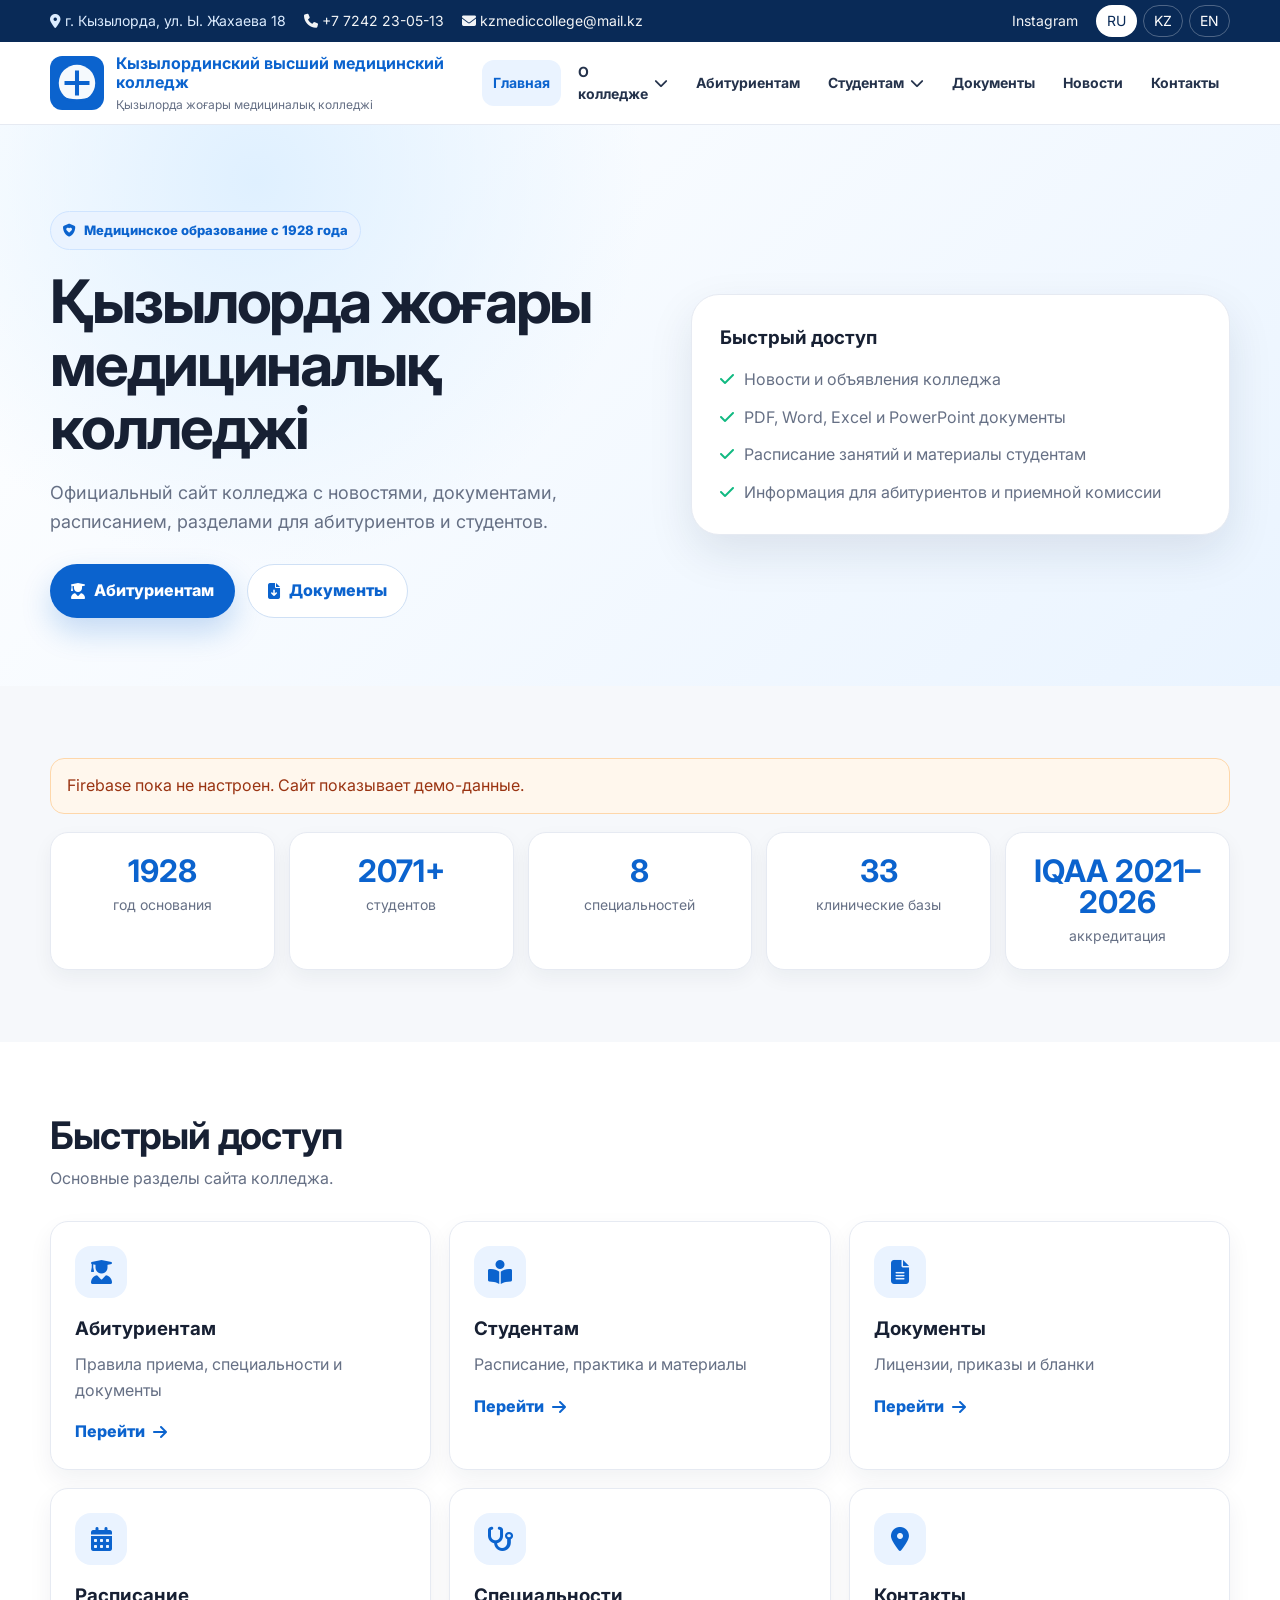
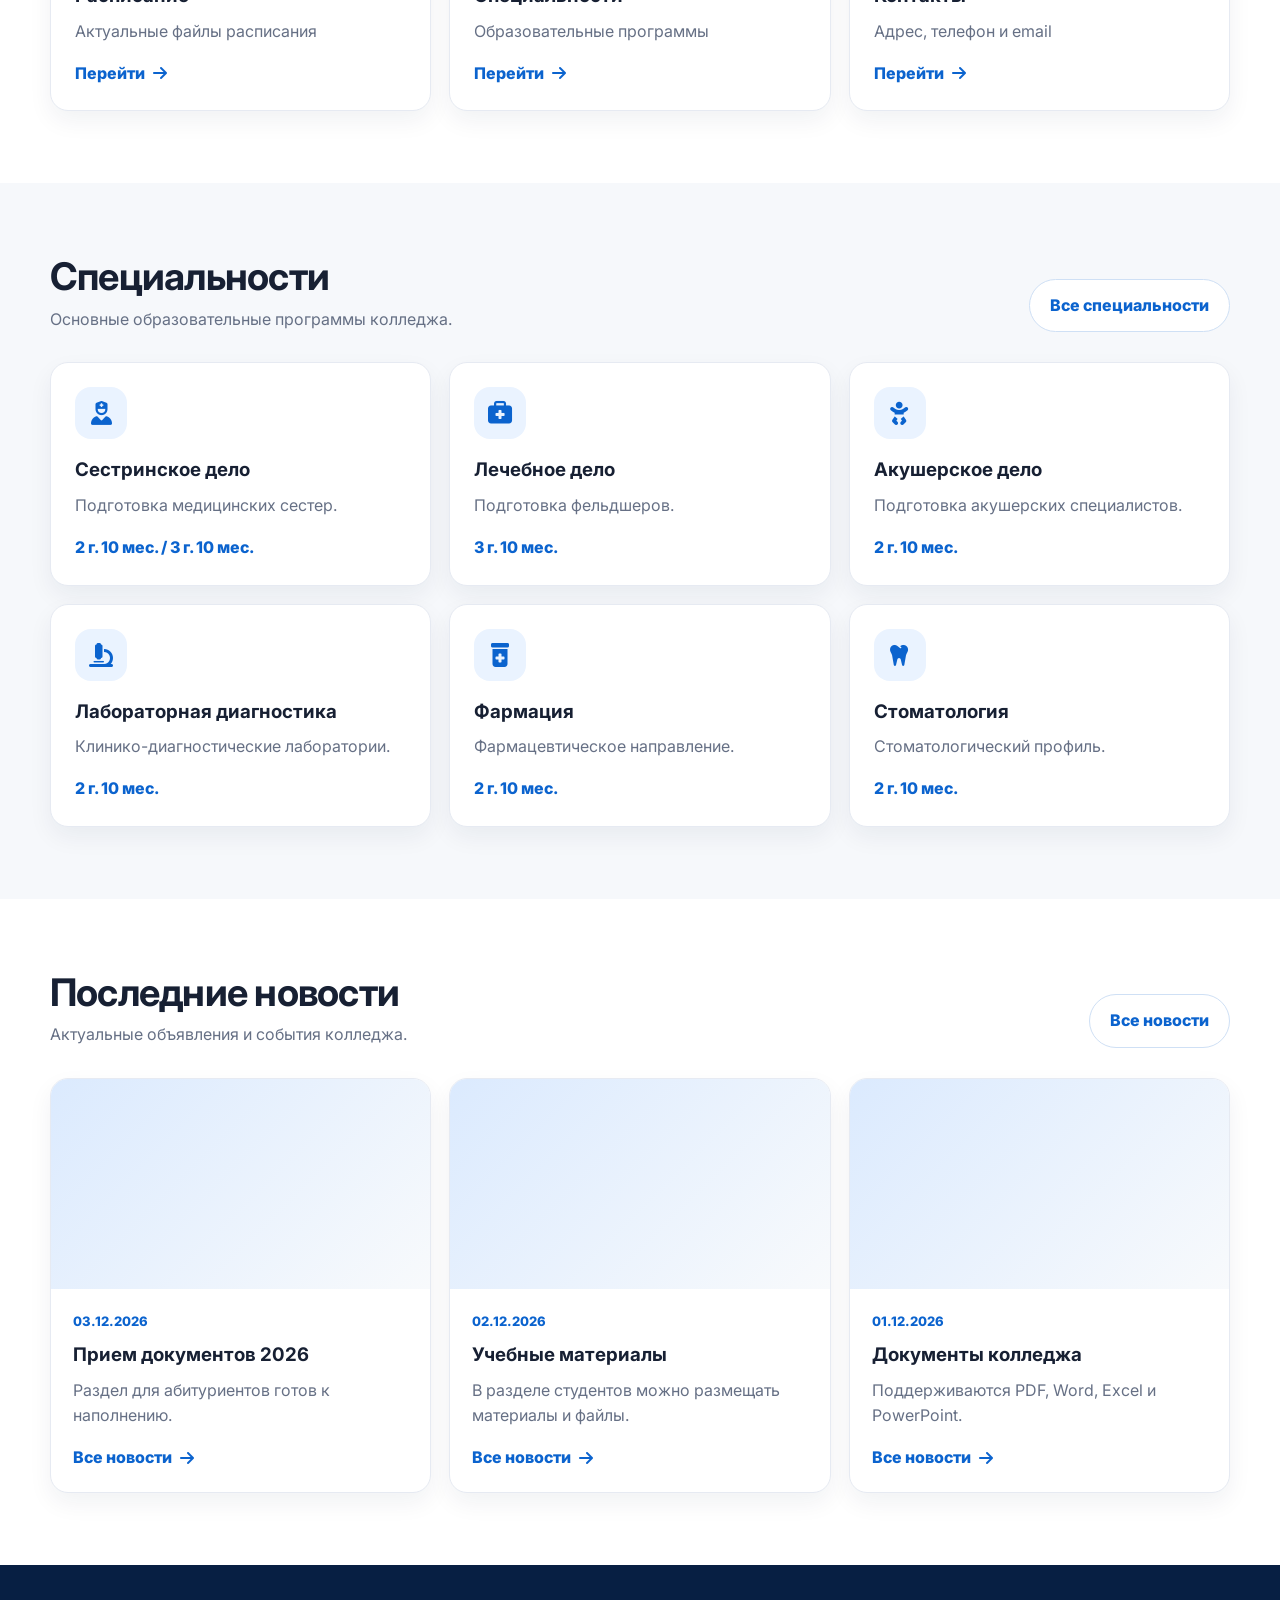
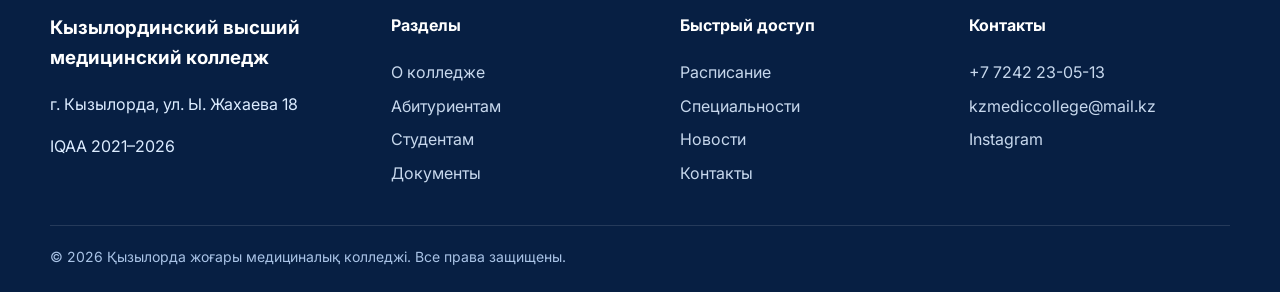
<file: index.html>
<!DOCTYPE html>
<html lang="ru">
<head>
  <meta charset="UTF-8">
  <meta name="viewport" content="width=device-width, initial-scale=1.0">
  <title>Кызылординский высший медицинский колледж</title>
  <meta name="description" content="Официальный сайт Кызылординского высшего медицинского колледжа">
  <link rel="icon" href="assets/img/logo.svg" type="image/svg+xml">
  <link rel="preconnect" href="https://fonts.googleapis.com">
  <link rel="preconnect" href="https://fonts.gstatic.com" crossorigin>
  <link href="https://fonts.googleapis.com/css2?family=Inter:wght@400;600;700;800;900&display=swap" rel="stylesheet">
  <link rel="stylesheet" href="https://cdnjs.cloudflare.com/ajax/libs/font-awesome/6.5.2/css/all.min.css">
  <link rel="stylesheet" href="assets/css/style.css">
</head>
<body>
  <div class="topbar" data-topbar></div>
  <header class="site-header" data-header></header>

  <main>
    <section class="hero">
      <div class="container hero-grid">
        <div>
          <span class="eyebrow"><i class="fa-solid fa-shield-heart"></i> Медицинское образование с 1928 года</span>
          <h1>Қызылорда жоғары медициналық колледжі</h1>
          <p>Официальный сайт колледжа с новостями, документами, расписанием, разделами для абитуриентов и студентов.</p>
          <div class="hero-actions">
            <a class="btn btn-primary" href="admission.html"><i class="fa-solid fa-user-graduate"></i> Абитуриентам</a>
            <a class="btn btn-secondary" href="documents.html"><i class="fa-solid fa-file-arrow-down"></i> Документы</a>
          </div>
        </div>
        <div class="hero-card">
          <h3>Быстрый доступ</h3>
          <ul>
            <li><i class="fa-solid fa-check"></i> Новости и объявления колледжа</li>
            <li><i class="fa-solid fa-check"></i> PDF, Word, Excel и PowerPoint документы</li>
            <li><i class="fa-solid fa-check"></i> Расписание занятий и материалы студентам</li>
            <li><i class="fa-solid fa-check"></i> Информация для абитуриентов и приемной комиссии</li>
          </ul>
        </div>
      </div>
    </section>

    <section class="section">
      <div class="container">
        <div data-config-notice></div>
        <div class="stats" data-stats></div>
      </div>
    </section>

    <section class="section white">
      <div class="container">
        <div class="section-head">
          <div>
            <h2 class="section-title">Быстрый доступ</h2>
            <p class="section-subtitle">Основные разделы сайта колледжа.</p>
          </div>
        </div>
        <div class="quick-grid" data-quick-links></div>
      </div>
    </section>

    <section class="section">
      <div class="container">
        <div class="section-head">
          <div>
            <h2 class="section-title">Специальности</h2>
            <p class="section-subtitle">Основные образовательные программы колледжа.</p>
          </div>
          <a class="btn btn-secondary" href="specialties.html">Все специальности</a>
        </div>
        <div class="card-grid" data-specialties></div>
      </div>
    </section>

    <section class="section white">
      <div class="container">
        <div class="section-head">
          <div>
            <h2 class="section-title">Последние новости</h2>
            <p class="section-subtitle">Актуальные объявления и события колледжа.</p>
          </div>
          <a class="btn btn-secondary" href="news.html">Все новости</a>
        </div>
        <div class="news-grid" data-latest-news></div>
      </div>
    </section>
  </main>

  <footer class="footer" data-footer></footer>
  <script type="module">
    import { renderHome } from './assets/js/site.js';
    renderHome();
  </script>
</body>
</html>
</file>
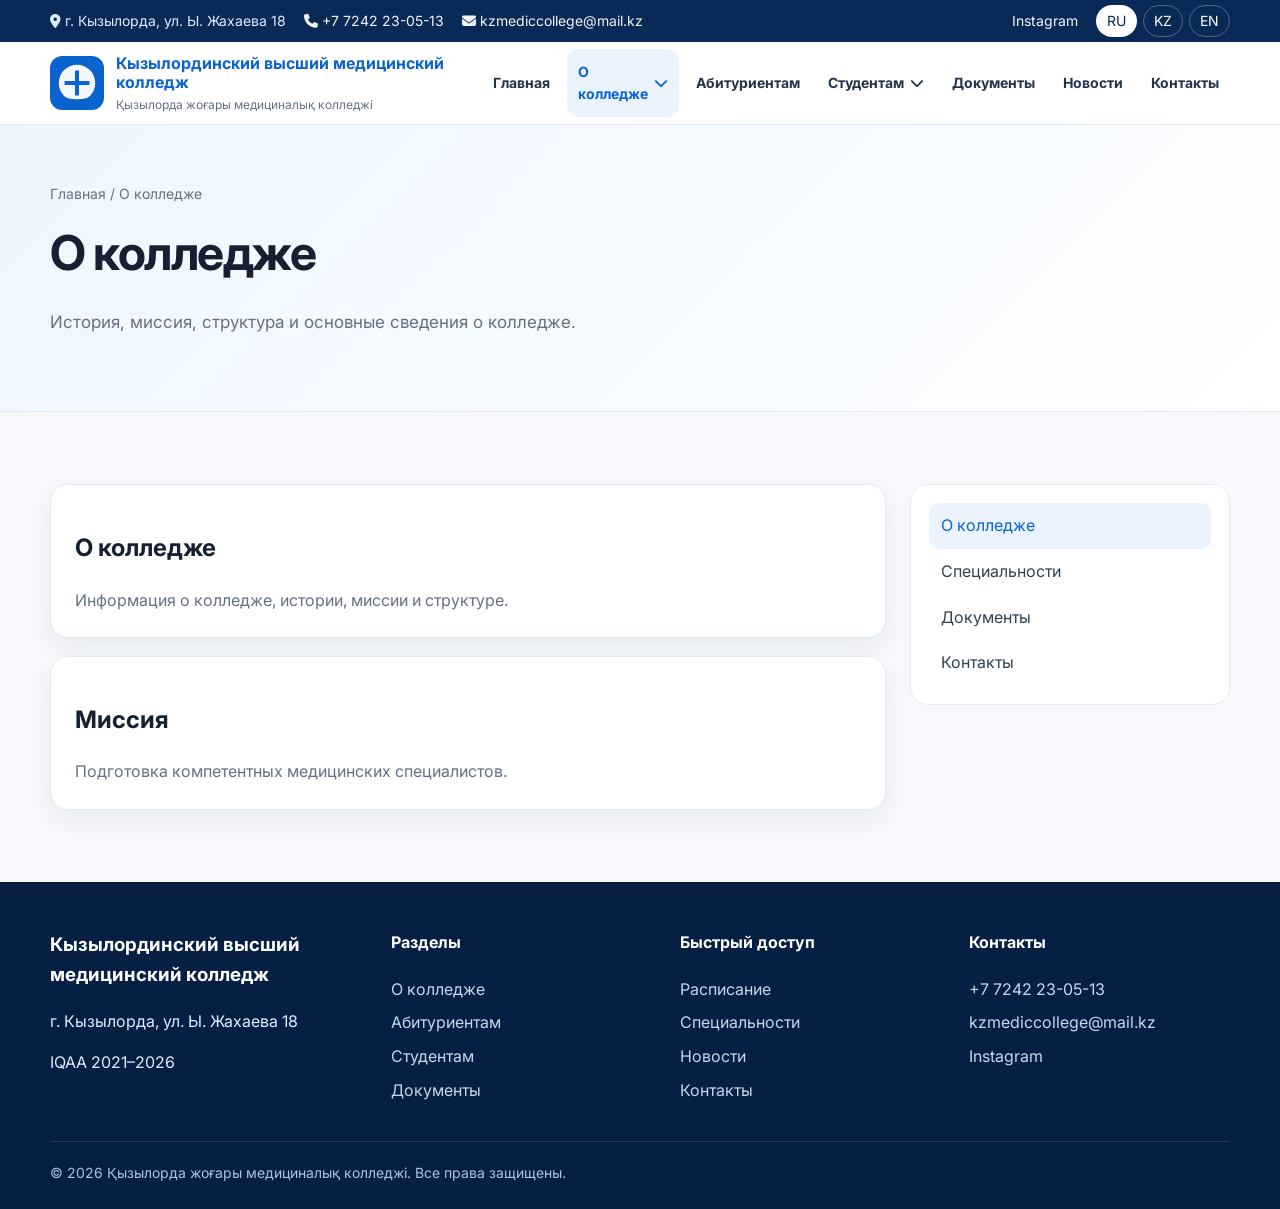
<file: about.html>
<!DOCTYPE html>
<html lang="ru">
<head>
  <meta charset="UTF-8"><meta name="viewport" content="width=device-width, initial-scale=1.0">
  <title>О колледже</title>
  <link rel="icon" href="assets/img/logo.svg" type="image/svg+xml">
  <link href="https://fonts.googleapis.com/css2?family=Inter:wght@400;600;700;800;900&display=swap" rel="stylesheet">
  <link rel="stylesheet" href="https://cdnjs.cloudflare.com/ajax/libs/font-awesome/6.5.2/css/all.min.css">
  <link rel="stylesheet" href="assets/css/style.css">
</head>
<body>
<div class="topbar" data-topbar></div><header class="site-header" data-header></header>
<main>
  <section class="page-hero"><div class="container"><div class="breadcrumbs">Главная / О колледже</div><h1 data-page-title>О колледже</h1><p data-page-subtitle></p></div></section>
  <section class="section"><div class="container content-layout"><div class="content-stack" data-page-content></div><aside class="sidebar"><a class="active" href="about.html">О колледже</a><a href="specialties.html">Специальности</a><a href="documents.html">Документы</a><a href="contacts.html">Контакты</a></aside></div></section>
</main>
<footer class="footer" data-footer></footer>
<script type="module">import { renderPage } from './assets/js/page.js'; renderPage('about');</script>
</body>
</html>
</file>
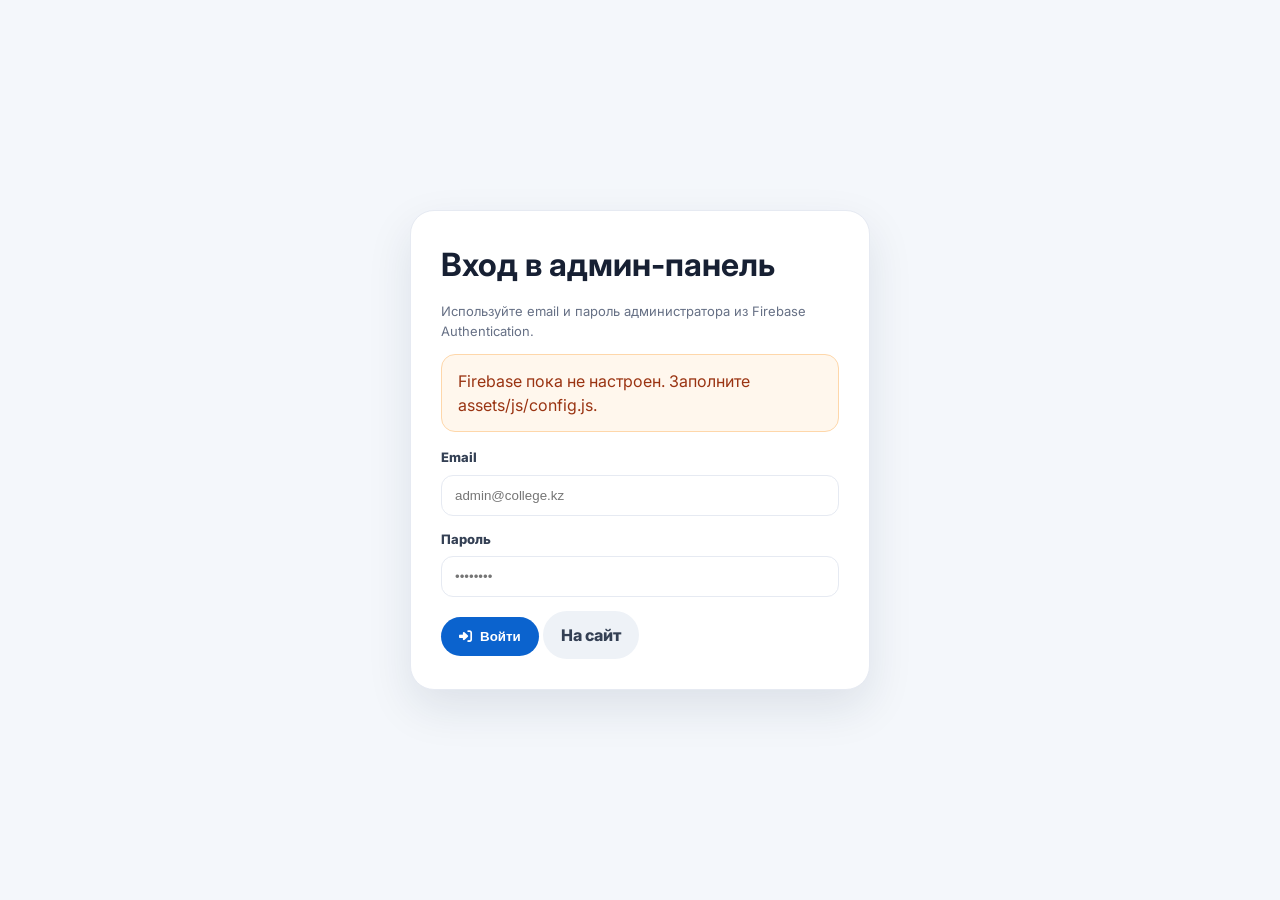
<file: admin.html>
<!DOCTYPE html>
<html lang="ru">
<head>
  <meta charset="UTF-8">
  <meta name="viewport" content="width=device-width, initial-scale=1.0">
  <title>Админ-панель</title>
  <link rel="icon" href="assets/img/logo.svg" type="image/svg+xml">
  <link href="https://fonts.googleapis.com/css2?family=Inter:wght@400;600;700;800;900&display=swap" rel="stylesheet">
  <link rel="stylesheet" href="https://cdnjs.cloudflare.com/ajax/libs/font-awesome/6.5.2/css/all.min.css">
  <link rel="stylesheet" href="assets/css/admin.css">
</head>
<body>
  <div class="login-page" data-login-screen>
    <div class="login-card">
      <h1>Вход в админ-панель</h1>
      <p class="item-meta">Используйте email и пароль администратора из Firebase Authentication.</p>
      <div data-configured-notice></div>
      <div id="login-message"></div>
      <form data-login-form>
        <div class="form-row"><label>Email</label><input type="email" name="email" required placeholder="admin@college.kz"></div>
        <div class="form-row"><label>Пароль</label><input type="password" name="password" required placeholder="••••••••"></div>
        <button class="btn btn-primary" type="submit"><i class="fa-solid fa-right-to-bracket"></i> Войти</button>
        <a class="btn btn-muted" href="index.html">На сайт</a>
      </form>
    </div>
  </div>

  <div class="admin-shell hidden" data-admin-screen>
    <aside class="admin-sidebar">
      <div class="admin-brand">
        <img src="assets/img/logo.svg" alt="Логотип">
        <div><strong>Админ-панель</strong><span data-user-email></span></div>
      </div>
      <nav class="admin-nav">
        <button class="admin-tab active" data-tab="news"><i class="fa-solid fa-newspaper"></i> Новости</button>
        <button class="admin-tab" data-tab="documents"><i class="fa-solid fa-file-lines"></i> Документы</button>
        <button class="admin-tab" data-tab="pages"><i class="fa-solid fa-layer-group"></i> Страницы</button>
        <button class="admin-tab" data-tab="quickLinks"><i class="fa-solid fa-table-cells-large"></i> Кармашки</button>
        <button class="admin-tab" data-tab="specialties"><i class="fa-solid fa-stethoscope"></i> Специальности</button>
        <button class="admin-tab" data-logout><i class="fa-solid fa-arrow-right-from-bracket"></i> Выйти</button>
      </nav>
    </aside>

    <main class="admin-main">
      <div class="admin-top">
        <div><h1>Управление сайтом</h1><p class="item-meta">Добавляйте новости, документы, блоки страниц и кармашки главной страницы.</p></div>
        <a class="btn btn-muted" href="index.html">Открыть сайт</a>
      </div>
      <div id="admin-message"></div>

      <section class="admin-card" data-panel="news">
        <h2>Новости</h2>
        <form class="form-grid" data-news-form>
          <div class="form-row"><label>Заголовок</label><input name="title" required></div>
          <div class="form-row"><label>Статус</label><select name="status"><option value="published">Опубликовано</option><option value="draft">Черновик</option></select></div>
          <div class="form-row full"><label>Текст</label><textarea name="content" required></textarea></div>
          <div class="form-row"><label>Фото</label><input name="image" type="file" accept="image/*"></div>
          <div class="form-row"><label>Файл PDF/Word/Excel/PPT</label><input name="file" type="file" accept=".pdf,.doc,.docx,.xls,.xlsx,.ppt,.pptx"></div>
          <div class="form-row full"><button class="btn btn-primary" type="submit">Сохранить новость</button></div>
        </form>
        <div id="news-table"></div>
      </section>

      <section class="admin-card hidden" data-panel="documents">
        <h2>Документы</h2>
        <form class="form-grid" data-document-form>
          <div class="form-row"><label>Название</label><input name="title" required></div>
          <div class="form-row"><label>Категория</label><input name="category" required placeholder="Лицензии / Расписание / Бланки"></div>
          <div class="form-row full"><label>Описание</label><textarea name="description"></textarea></div>
          <div class="form-row full"><label>Файл</label><input name="file" type="file" accept=".pdf,.doc,.docx,.xls,.xlsx,.ppt,.pptx" required></div>
          <div class="form-row full"><button class="btn btn-primary" type="submit">Загрузить документ</button></div>
        </form>
        <div id="documents-table"></div>
      </section>

      <section class="admin-card hidden" data-panel="pages">
        <h2>Блоки страниц</h2>
        <form class="form-grid" data-page-form>
          <div class="form-row"><label>Страница</label><select name="page"><option value="about">О колледже</option><option value="admission">Абитуриентам</option><option value="students">Студентам</option><option value="schedule">Расписание</option><option value="contacts">Контакты</option></select></div>
          <div class="form-row"><label>Заголовок</label><input name="title" required></div>
          <div class="form-row full"><label>Текст</label><textarea name="text" required></textarea></div>
          <div class="form-row"><label>Фото</label><input name="image" type="file" accept="image/*"></div>
          <div class="form-row"><label>Файл</label><input name="file" type="file" accept=".pdf,.doc,.docx,.xls,.xlsx,.ppt,.pptx"></div>
          <div class="form-row full"><button class="btn btn-primary" type="submit">Добавить блок</button></div>
        </form>
      </section>

      <section class="admin-card hidden" data-panel="quickLinks">
        <h2>Кармашки главной страницы</h2>
        <form class="form-grid" data-quick-form>
          <div class="form-row"><label>Название</label><input name="title" required></div>
          <div class="form-row"><label>Ссылка</label><input name="link" required placeholder="admission.html"></div>
          <div class="form-row"><label>Иконка Font Awesome</label><input name="icon" placeholder="fa-user-graduate"></div>
          <div class="form-row"><label>Порядок</label><input name="order" type="number" value="1"></div>
          <div class="form-row full"><label>Описание</label><textarea name="description" required></textarea></div>
          <div class="form-row full"><button class="btn btn-primary" type="submit">Сохранить кармашек</button></div>
        </form>
        <div id="quick-table"></div>
      </section>

      <section class="admin-card hidden" data-panel="specialties">
        <h2>Специальности</h2>
        <form class="form-grid" data-specialty-form>
          <div class="form-row"><label>Название</label><input name="title" required></div>
          <div class="form-row"><label>Срок обучения</label><input name="duration" placeholder="2 г. 10 мес."></div>
          <div class="form-row"><label>Иконка</label><input name="icon" placeholder="fa-user-nurse"></div>
          <div class="form-row full"><label>Описание</label><textarea name="description" required></textarea></div>
          <div class="form-row full"><button class="btn btn-primary" type="submit">Сохранить специальность</button></div>
        </form>
        <div id="specialties-table"></div>
      </section>
    </main>
  </div>

  <script type="module">import { initAdmin } from './assets/js/admin.js'; initAdmin();</script>
</body>
</html>
</file>
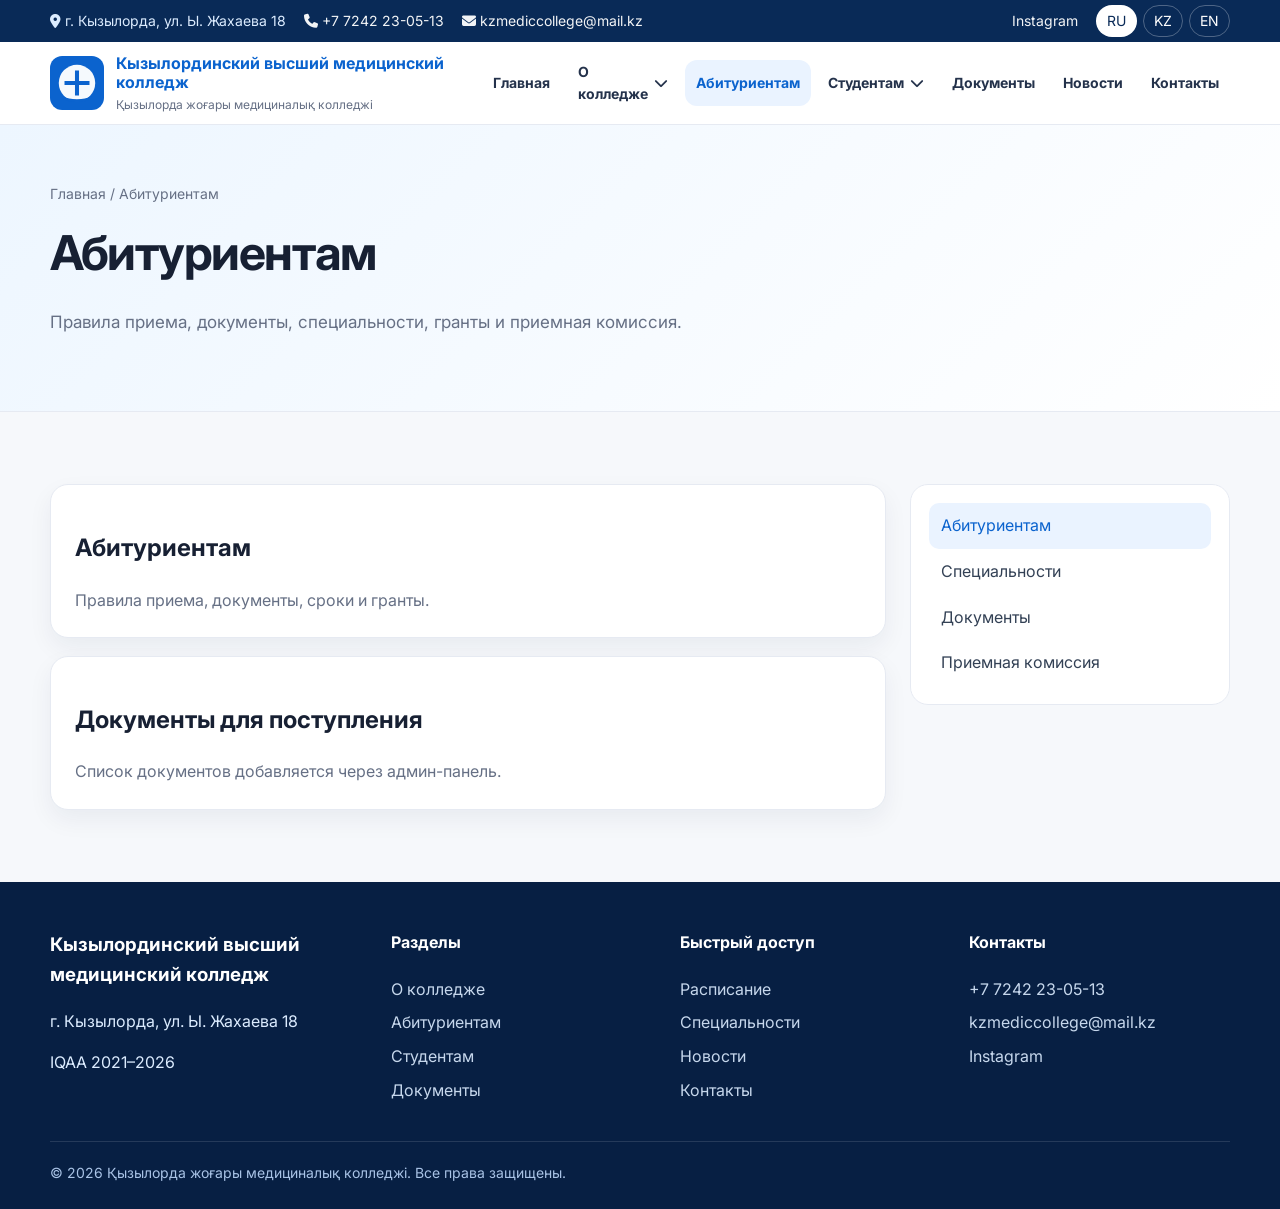
<file: admission.html>
<!DOCTYPE html>
<html lang="ru">
<head>
  <meta charset="UTF-8"><meta name="viewport" content="width=device-width, initial-scale=1.0">
  <title>Абитуриентам</title>
  <link rel="icon" href="assets/img/logo.svg" type="image/svg+xml">
  <link href="https://fonts.googleapis.com/css2?family=Inter:wght@400;600;700;800;900&display=swap" rel="stylesheet">
  <link rel="stylesheet" href="https://cdnjs.cloudflare.com/ajax/libs/font-awesome/6.5.2/css/all.min.css">
  <link rel="stylesheet" href="assets/css/style.css">
</head>
<body>
<div class="topbar" data-topbar></div><header class="site-header" data-header></header>
<main>
  <section class="page-hero"><div class="container"><div class="breadcrumbs">Главная / Абитуриентам</div><h1 data-page-title>Абитуриентам</h1><p data-page-subtitle></p></div></section>
  <section class="section"><div class="container content-layout"><div class="content-stack" data-page-content></div><aside class="sidebar"><a class="active" href="admission.html">Абитуриентам</a><a href="specialties.html">Специальности</a><a href="documents.html">Документы</a><a href="contacts.html">Приемная комиссия</a></aside></div></section>
</main>
<footer class="footer" data-footer></footer>
<script type="module">import { renderPage } from './assets/js/page.js'; renderPage('admission');</script>
</body>
</html>
</file>
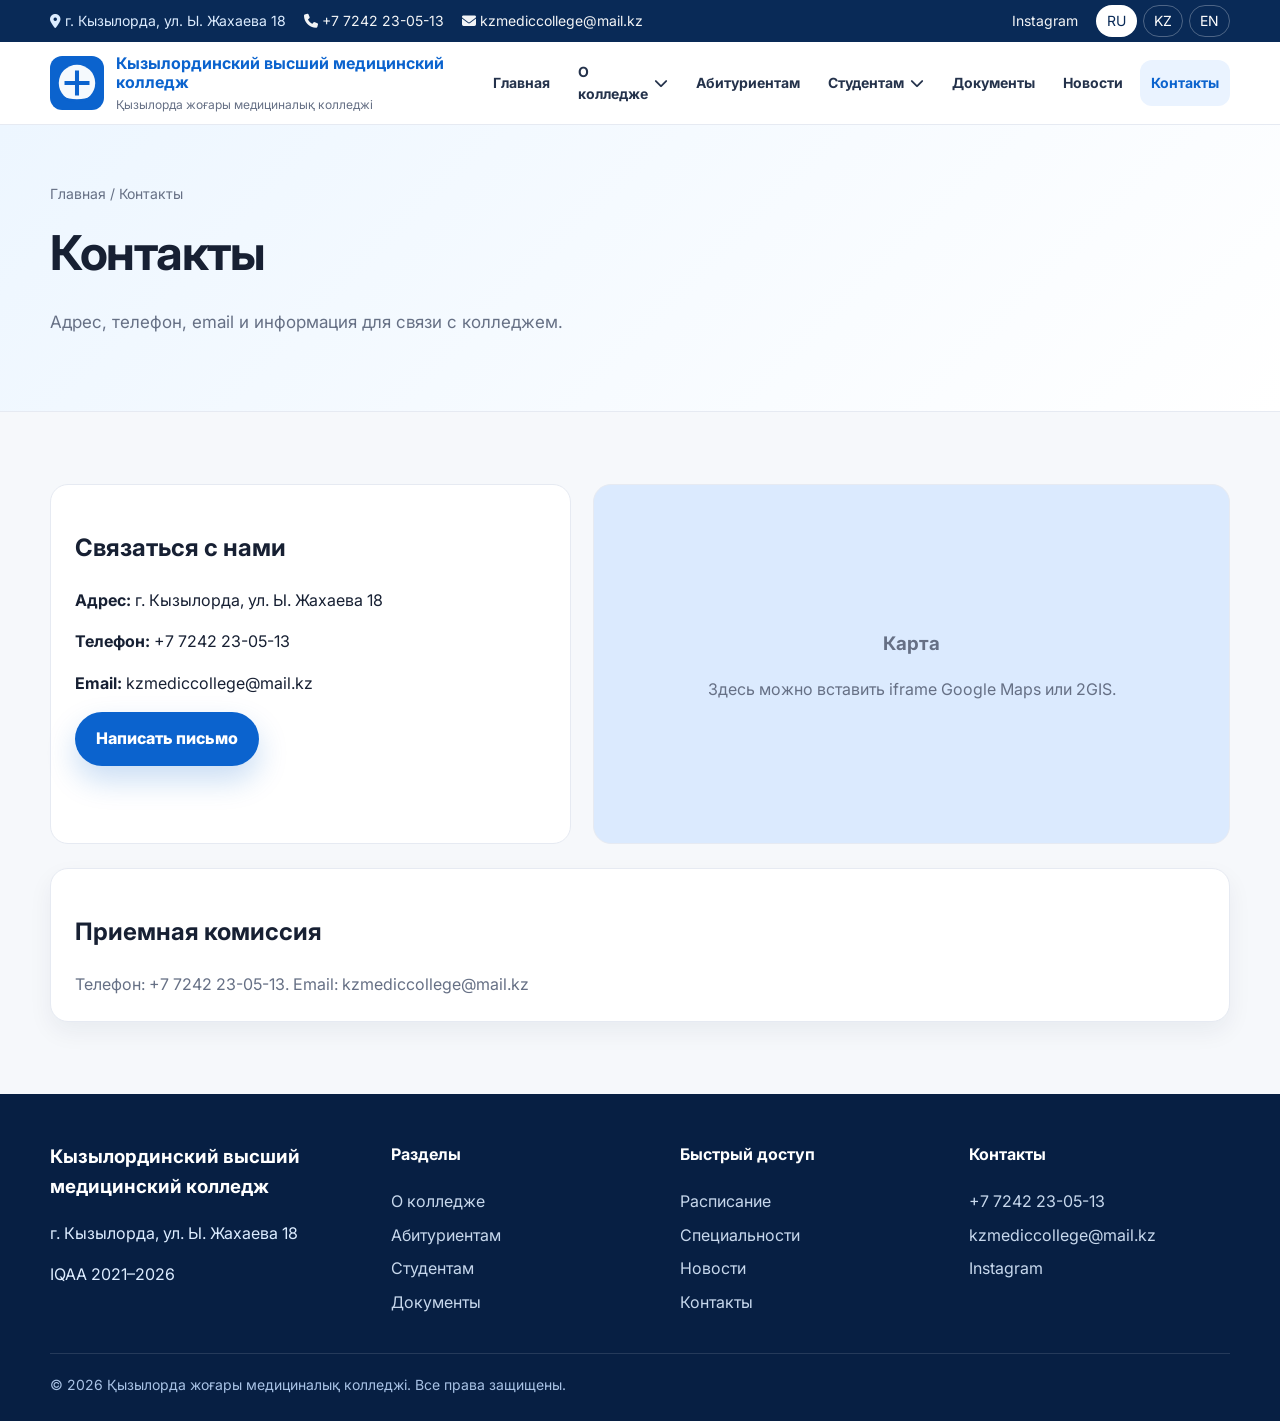
<file: contacts.html>
<!DOCTYPE html>
<html lang="ru">
<head>
  <meta charset="UTF-8"><meta name="viewport" content="width=device-width, initial-scale=1.0">
  <title>Контакты</title>
  <link rel="icon" href="assets/img/logo.svg" type="image/svg+xml">
  <link href="https://fonts.googleapis.com/css2?family=Inter:wght@400;600;700;800;900&display=swap" rel="stylesheet">
  <link rel="stylesheet" href="https://cdnjs.cloudflare.com/ajax/libs/font-awesome/6.5.2/css/all.min.css">
  <link rel="stylesheet" href="assets/css/style.css">
</head>
<body>
<div class="topbar" data-topbar></div><header class="site-header" data-header></header>
<main>
  <section class="page-hero"><div class="container"><div class="breadcrumbs">Главная / Контакты</div><h1 data-page-title>Контакты</h1><p data-page-subtitle></p></div></section>
  <section class="section"><div class="container"><div data-contact-extra></div><div class="content-stack" style="margin-top:24px" data-page-content></div></div></section>
</main>
<footer class="footer" data-footer></footer>
<script type="module">import { renderPage, renderContactsExtra } from './assets/js/page.js'; renderPage('contacts'); renderContactsExtra();</script>
</body>
</html>
</file>
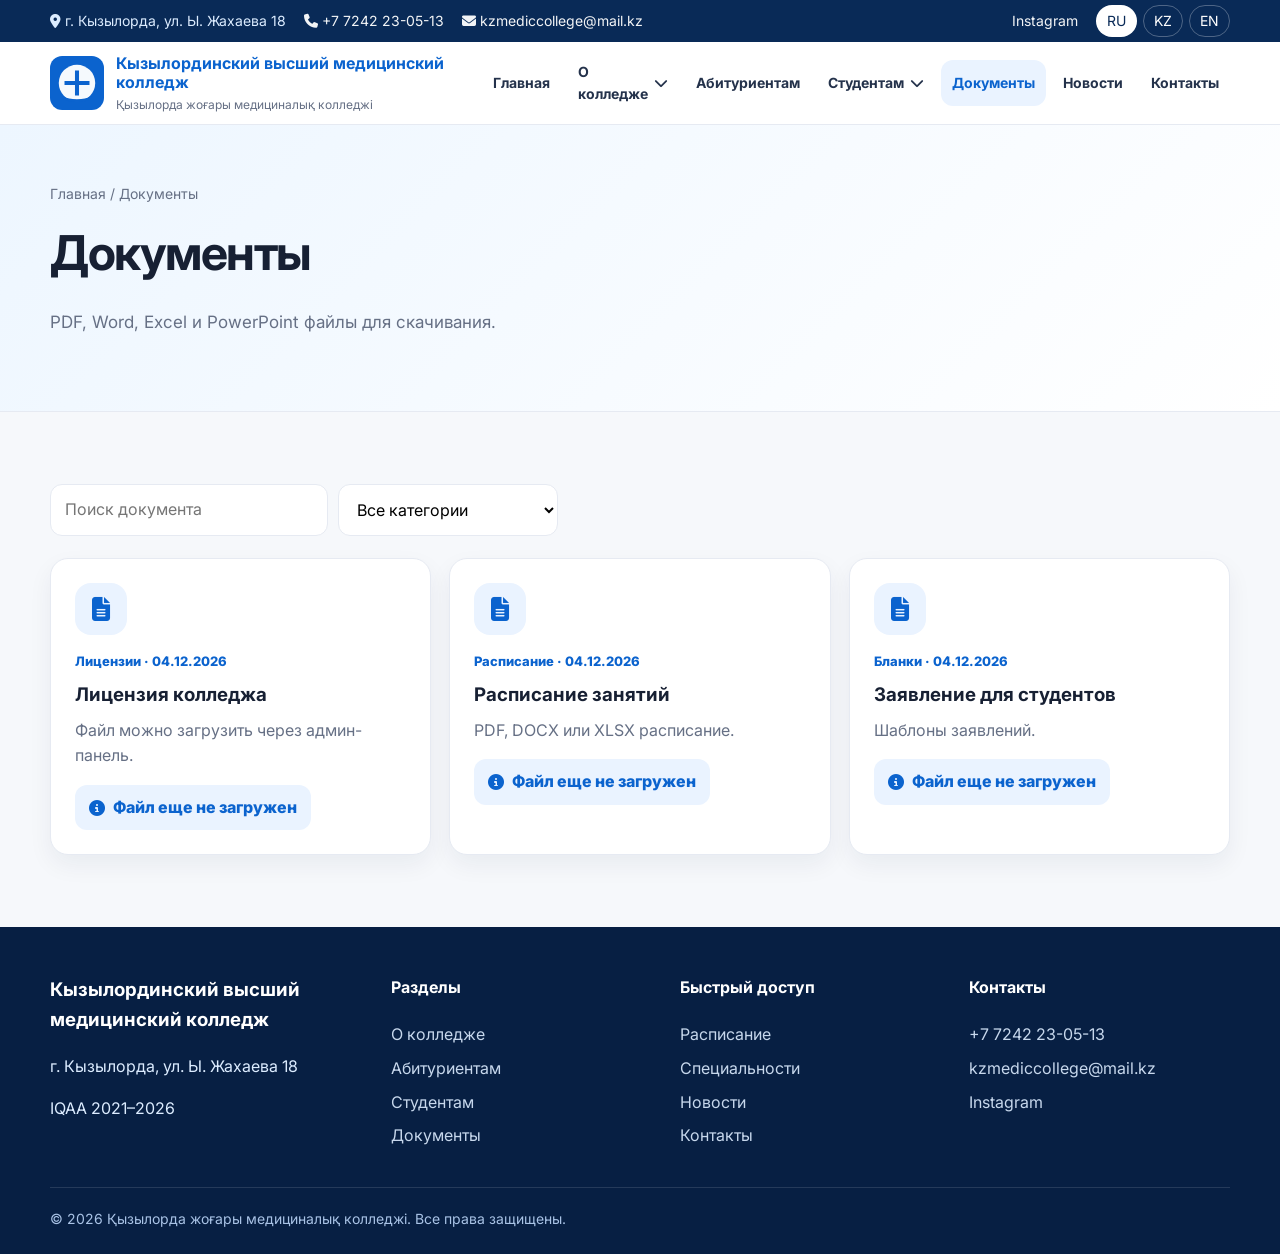
<file: documents.html>
<!DOCTYPE html>
<html lang="ru">
<head>
  <meta charset="UTF-8"><meta name="viewport" content="width=device-width, initial-scale=1.0">
  <title>Документы</title>
  <link rel="icon" href="assets/img/logo.svg" type="image/svg+xml">
  <link href="https://fonts.googleapis.com/css2?family=Inter:wght@400;600;700;800;900&display=swap" rel="stylesheet">
  <link rel="stylesheet" href="https://cdnjs.cloudflare.com/ajax/libs/font-awesome/6.5.2/css/all.min.css">
  <link rel="stylesheet" href="assets/css/style.css">
</head>
<body>
<div class="topbar" data-topbar></div><header class="site-header" data-header></header>
<main>
  <section class="page-hero"><div class="container"><div class="breadcrumbs">Главная / Документы</div><h1>Документы</h1><p>PDF, Word, Excel и PowerPoint файлы для скачивания.</p></div></section>
  <section class="section"><div class="container"><div class="filters"><input class="filter-input" data-doc-search placeholder="Поиск документа"><select class="filter-select" data-doc-category></select></div><div class="doc-grid" data-documents></div></div></section>
</main>
<footer class="footer" data-footer></footer>
<script type="module">import { renderDocuments } from './assets/js/documents.js'; renderDocuments();</script>
</body>
</html>
</file>
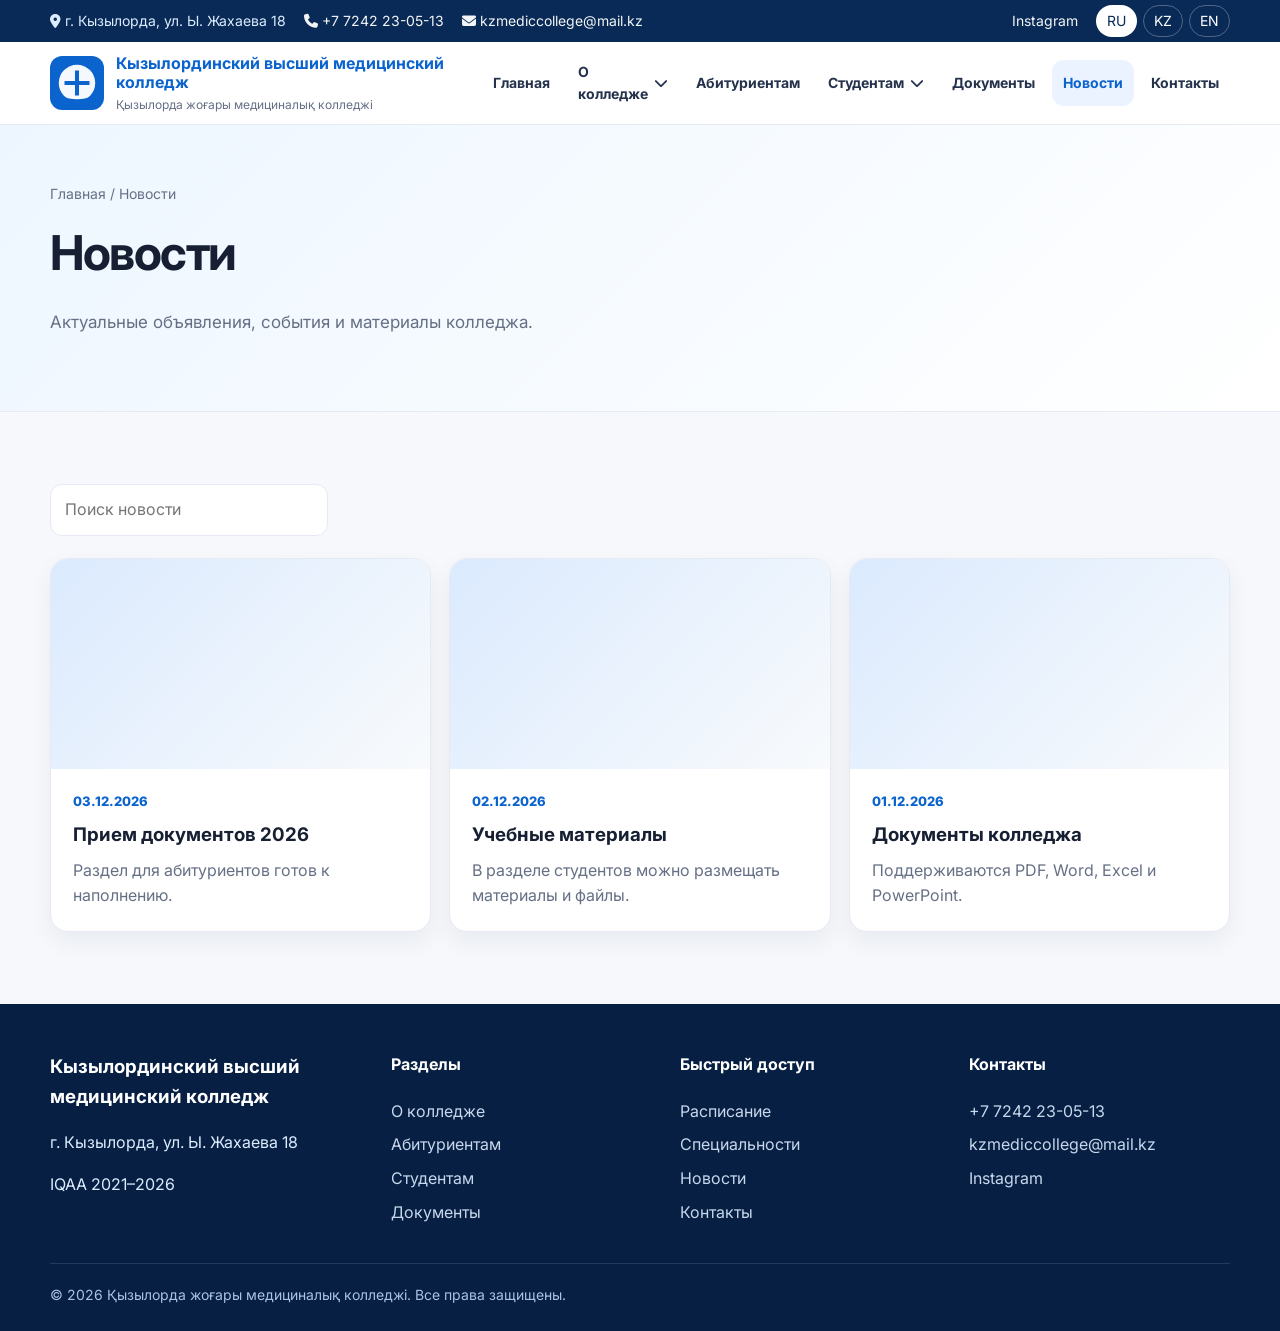
<file: news.html>
<!DOCTYPE html>
<html lang="ru">
<head>
  <meta charset="UTF-8"><meta name="viewport" content="width=device-width, initial-scale=1.0">
  <title>Новости</title>
  <link rel="icon" href="assets/img/logo.svg" type="image/svg+xml">
  <link href="https://fonts.googleapis.com/css2?family=Inter:wght@400;600;700;800;900&display=swap" rel="stylesheet">
  <link rel="stylesheet" href="https://cdnjs.cloudflare.com/ajax/libs/font-awesome/6.5.2/css/all.min.css">
  <link rel="stylesheet" href="assets/css/style.css">
</head>
<body>
<div class="topbar" data-topbar></div><header class="site-header" data-header></header>
<main>
  <section class="page-hero"><div class="container"><div class="breadcrumbs">Главная / Новости</div><h1>Новости</h1><p>Актуальные объявления, события и материалы колледжа.</p></div></section>
  <section class="section"><div class="container"><div class="filters"><input class="filter-input" data-news-search placeholder="Поиск новости"></div><div class="news-grid" data-news-list></div></div></section>
</main>
<footer class="footer" data-footer></footer>
<script type="module">import { renderNews } from './assets/js/news.js'; renderNews();</script>
</body>
</html>
</file>
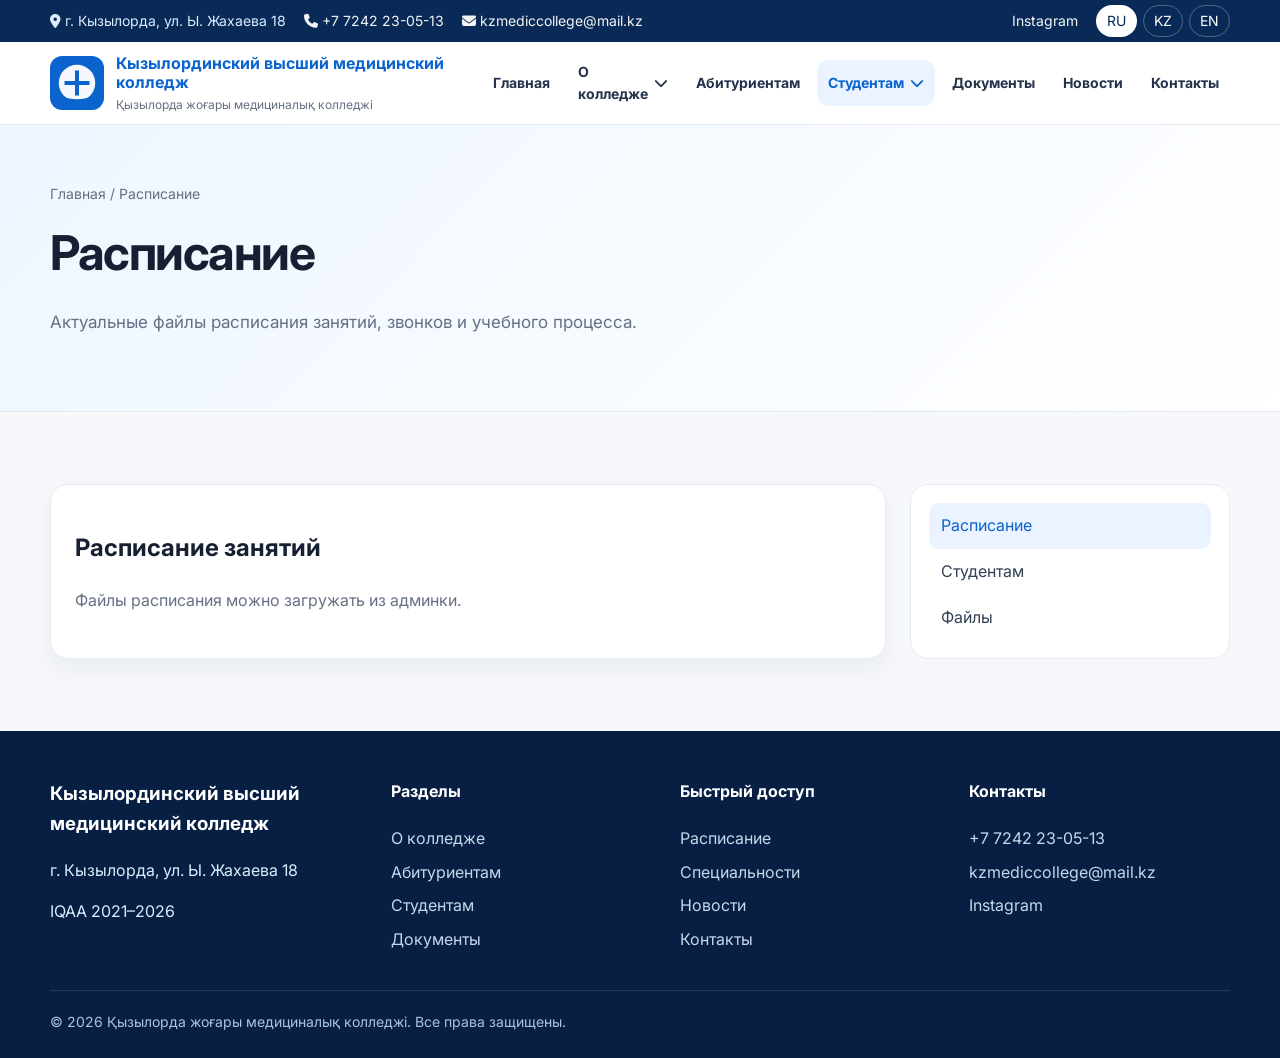
<file: schedule.html>
<!DOCTYPE html>
<html lang="ru">
<head>
  <meta charset="UTF-8"><meta name="viewport" content="width=device-width, initial-scale=1.0">
  <title>Расписание</title>
  <link rel="icon" href="assets/img/logo.svg" type="image/svg+xml">
  <link href="https://fonts.googleapis.com/css2?family=Inter:wght@400;600;700;800;900&display=swap" rel="stylesheet">
  <link rel="stylesheet" href="https://cdnjs.cloudflare.com/ajax/libs/font-awesome/6.5.2/css/all.min.css">
  <link rel="stylesheet" href="assets/css/style.css">
</head>
<body>
<div class="topbar" data-topbar></div><header class="site-header" data-header></header>
<main>
  <section class="page-hero"><div class="container"><div class="breadcrumbs">Главная / Расписание</div><h1 data-page-title>Расписание</h1><p data-page-subtitle></p></div></section>
  <section class="section"><div class="container content-layout"><div class="content-stack" data-page-content></div><aside class="sidebar"><a class="active" href="schedule.html">Расписание</a><a href="students.html">Студентам</a><a href="documents.html">Файлы</a></aside></div></section>
</main>
<footer class="footer" data-footer></footer>
<script type="module">import { renderPage } from './assets/js/page.js'; renderPage('schedule');</script>
</body>
</html>
</file>
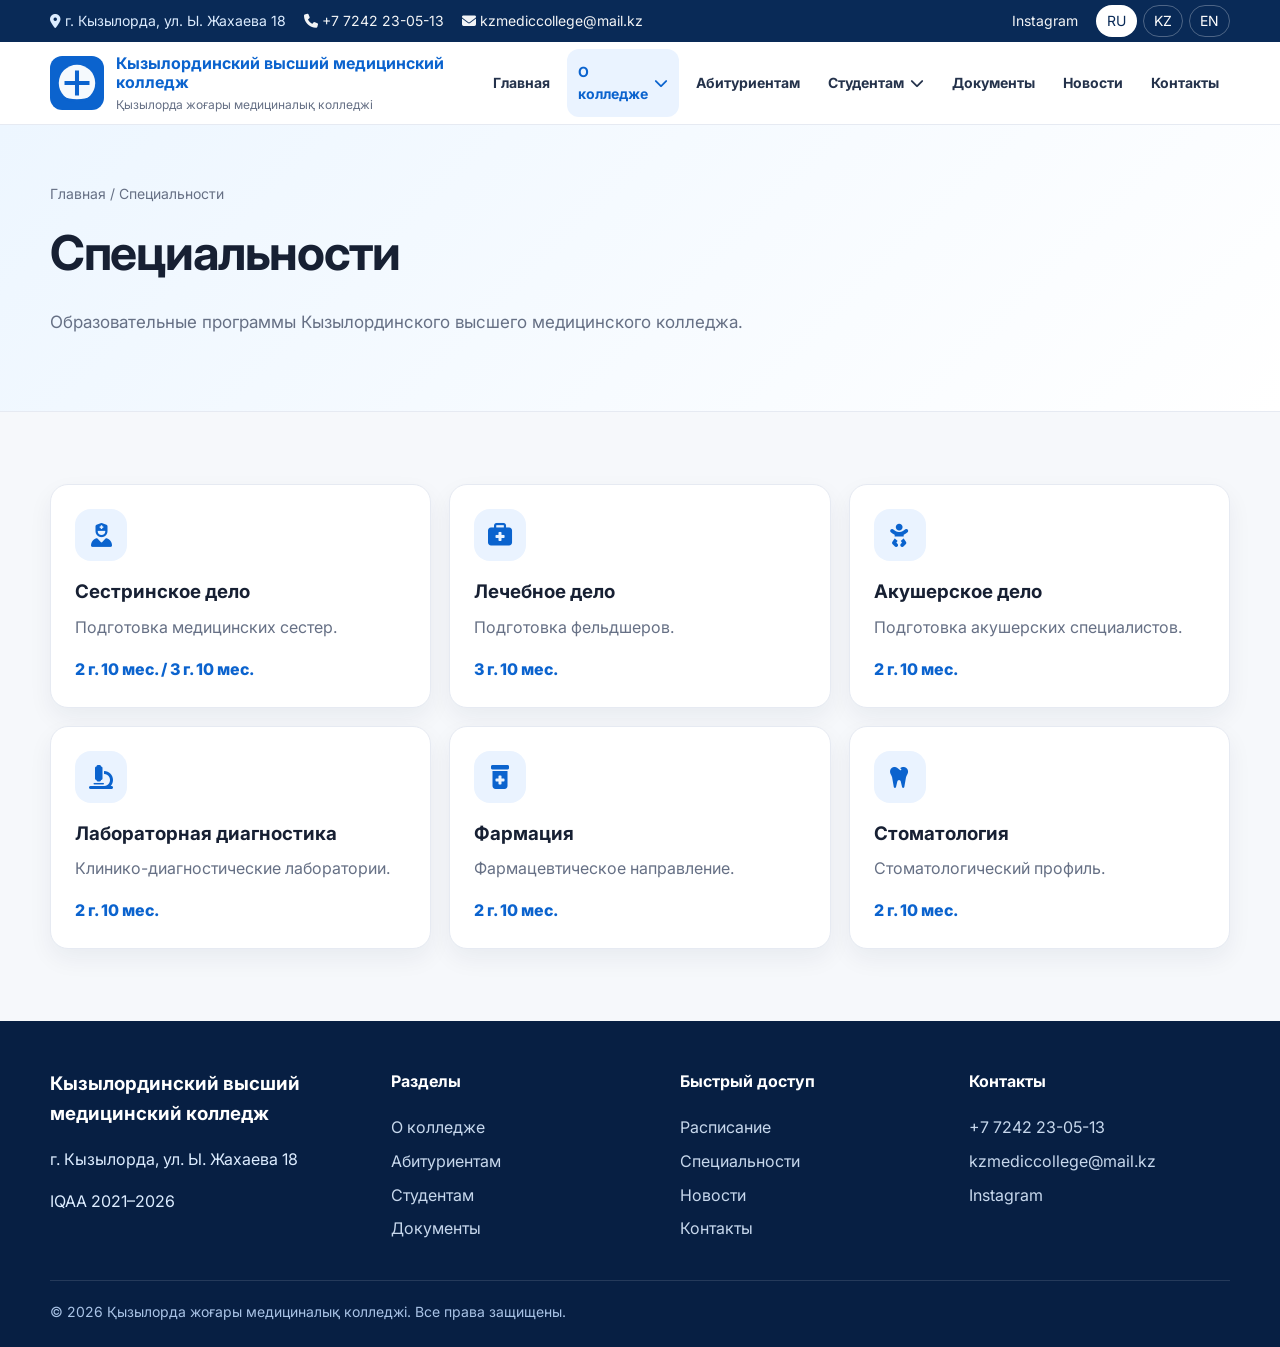
<file: specialties.html>
<!DOCTYPE html>
<html lang="ru">
<head>
  <meta charset="UTF-8"><meta name="viewport" content="width=device-width, initial-scale=1.0">
  <title>Специальности</title>
  <link rel="icon" href="assets/img/logo.svg" type="image/svg+xml">
  <link href="https://fonts.googleapis.com/css2?family=Inter:wght@400;600;700;800;900&display=swap" rel="stylesheet">
  <link rel="stylesheet" href="https://cdnjs.cloudflare.com/ajax/libs/font-awesome/6.5.2/css/all.min.css">
  <link rel="stylesheet" href="assets/css/style.css">
</head>
<body>
<div class="topbar" data-topbar></div><header class="site-header" data-header></header>
<main>
  <section class="page-hero"><div class="container"><div class="breadcrumbs">Главная / Специальности</div><h1>Специальности</h1><p>Образовательные программы Кызылординского высшего медицинского колледжа.</p></div></section>
  <section class="section"><div class="container"><div class="card-grid" data-specialties></div></div></section>
</main>
<footer class="footer" data-footer></footer>
<script type="module">import { renderSpecialtiesPage } from './assets/js/specialties.js'; renderSpecialtiesPage();</script>
</body>
</html>
</file>
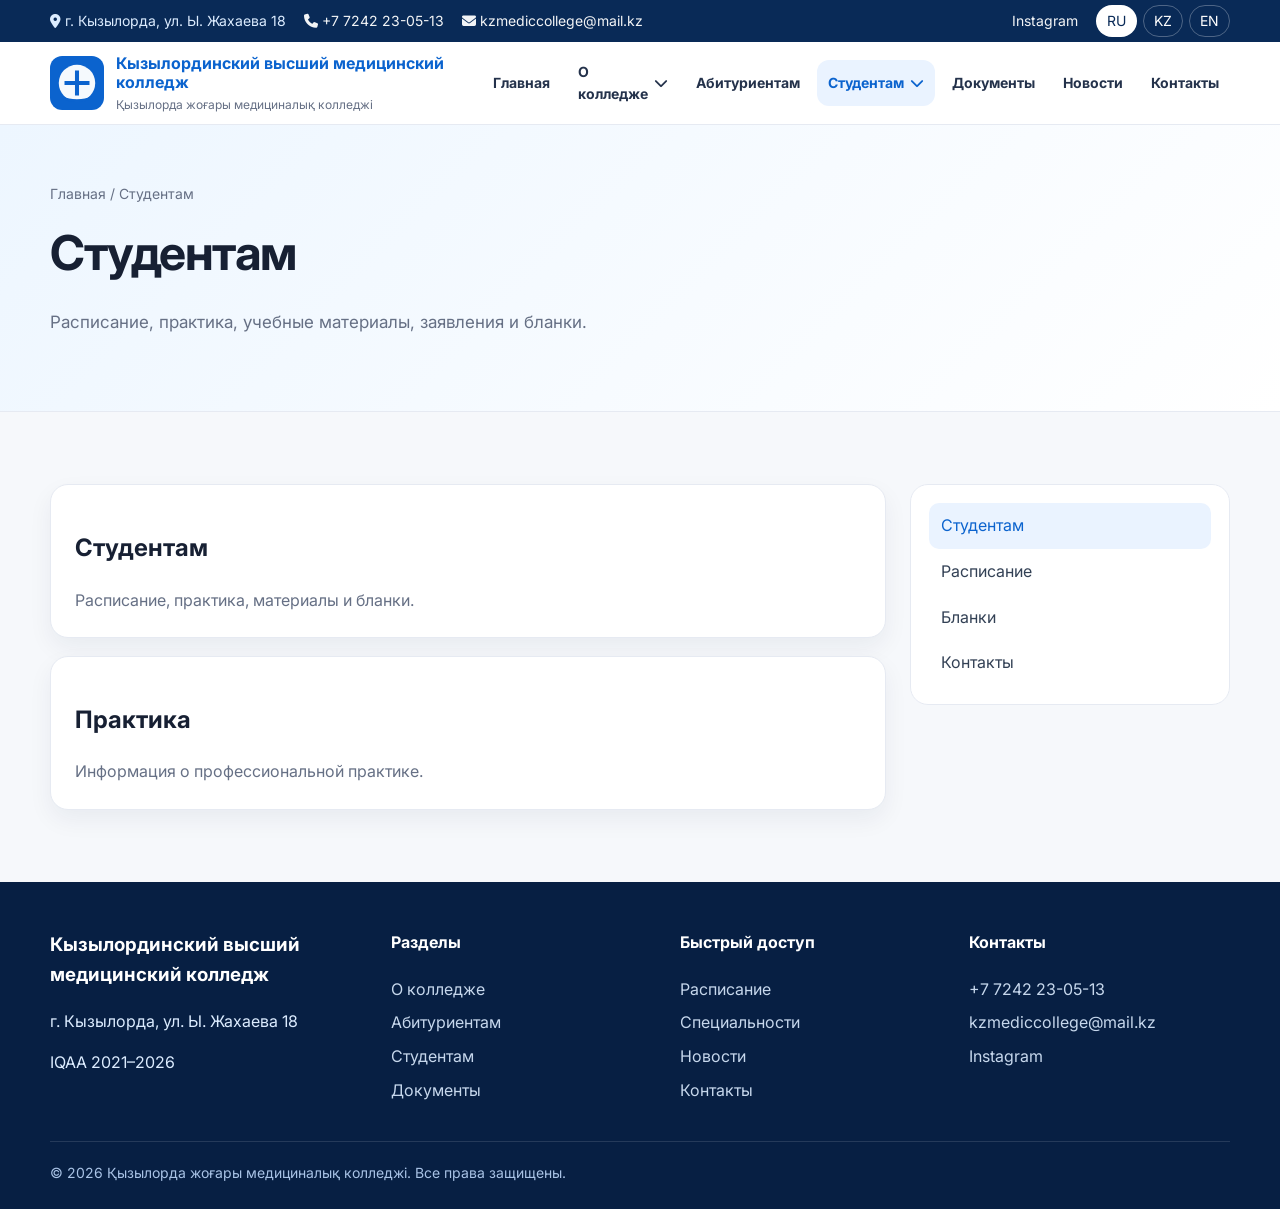
<file: students.html>
<!DOCTYPE html>
<html lang="ru">
<head>
  <meta charset="UTF-8"><meta name="viewport" content="width=device-width, initial-scale=1.0">
  <title>Студентам</title>
  <link rel="icon" href="assets/img/logo.svg" type="image/svg+xml">
  <link href="https://fonts.googleapis.com/css2?family=Inter:wght@400;600;700;800;900&display=swap" rel="stylesheet">
  <link rel="stylesheet" href="https://cdnjs.cloudflare.com/ajax/libs/font-awesome/6.5.2/css/all.min.css">
  <link rel="stylesheet" href="assets/css/style.css">
</head>
<body>
<div class="topbar" data-topbar></div><header class="site-header" data-header></header>
<main>
  <section class="page-hero"><div class="container"><div class="breadcrumbs">Главная / Студентам</div><h1 data-page-title>Студентам</h1><p data-page-subtitle></p></div></section>
  <section class="section"><div class="container content-layout"><div class="content-stack" data-page-content></div><aside class="sidebar"><a class="active" href="students.html">Студентам</a><a href="schedule.html">Расписание</a><a href="documents.html">Бланки</a><a href="contacts.html">Контакты</a></aside></div></section>
</main>
<footer class="footer" data-footer></footer>
<script type="module">import { renderPage } from './assets/js/page.js'; renderPage('students');</script>
</body>
</html>
</file>
<file: assets/css/style.css>
/* Қызылорда жоғары медициналық колледжі — main styles */
:root {
  --primary: #0b63ce;
  --primary-dark: #074a9c;
  --primary-soft: #eaf3ff;
  --accent: #10b981;
  --danger: #dc2626;
  --warning: #f59e0b;
  --text: #172033;
  --muted: #667085;
  --line: #e6eaf2;
  --bg: #f6f8fb;
  --white: #ffffff;
  --shadow: 0 18px 45px rgba(15, 35, 65, 0.10);
  --radius: 18px;
}

* { box-sizing: border-box; }
html { scroll-behavior: smooth; }
body {
  margin: 0;
  font-family: Inter, system-ui, -apple-system, BlinkMacSystemFont, "Segoe UI", sans-serif;
  color: var(--text);
  background: var(--bg);
  line-height: 1.6;
}
a { color: inherit; text-decoration: none; }
img { max-width: 100%; display: block; }
button, input, textarea, select { font: inherit; }
.container { width: min(1180px, calc(100% - 32px)); margin: 0 auto; }

.topbar {
  background: #092a57;
  color: #dcecff;
  font-size: 14px;
}
.topbar-inner {
  min-height: 42px;
  display: flex;
  align-items: center;
  justify-content: space-between;
  gap: 16px;
  flex-wrap: wrap;
}
.topbar-list { display: flex; align-items: center; gap: 18px; flex-wrap: wrap; }
.topbar a { color: #fff; opacity: .95; }
.langs { display: flex; gap: 6px; }
.lang-btn {
  border: 1px solid rgba(255,255,255,.28);
  background: transparent;
  color: #fff;
  border-radius: 999px;
  padding: 4px 10px;
  cursor: pointer;
}
.lang-btn.active { background: #fff; color: #092a57; }

.site-header {
  position: sticky;
  top: 0;
  z-index: 50;
  background: rgba(255,255,255,.96);
  backdrop-filter: blur(14px);
  border-bottom: 1px solid var(--line);
}
.navbar {
  min-height: 82px;
  display: flex;
  align-items: center;
  justify-content: space-between;
  gap: 22px;
}
.brand { display: flex; align-items: center; gap: 12px; min-width: 260px; }
.brand img { width: 54px; height: 54px; }
.brand strong { display: block; color: var(--primary); font-size: 16px; line-height: 1.2; }
.brand span { display: block; color: var(--muted); font-size: 12px; margin-top: 2px; }
.nav-toggle { display: none; border: 0; background: var(--primary-soft); color: var(--primary); padding: 10px 12px; border-radius: 12px; cursor: pointer; }
.nav-menu { display: flex; align-items: center; gap: 6px; list-style: none; margin: 0; padding: 0; }
.nav-menu > li { position: relative; }
.nav-link {
  display: inline-flex;
  align-items: center;
  gap: 6px;
  padding: 12px 11px;
  border-radius: 12px;
  color: #24324b;
  font-weight: 700;
  font-size: 14px;
}
.nav-link:hover, .nav-link.active { color: var(--primary); background: var(--primary-soft); }
.dropdown {
  position: absolute;
  top: 100%;
  left: 0;
  min-width: 245px;
  background: #fff;
  border: 1px solid var(--line);
  border-radius: 16px;
  box-shadow: var(--shadow);
  padding: 10px;
  display: none;
}
.nav-menu li:hover .dropdown { display: block; }
.dropdown a {
  display: block;
  padding: 10px 12px;
  border-radius: 10px;
  color: #334155;
  font-size: 14px;
}
.dropdown a:hover { background: var(--primary-soft); color: var(--primary); }

.hero {
  position: relative;
  overflow: hidden;
  padding: 86px 0 68px;
  background: radial-gradient(circle at 20% 10%, #dff0ff 0, transparent 34%), linear-gradient(135deg, #ffffff 0%, #eaf4ff 100%);
}
.hero-grid { display: grid; grid-template-columns: 1.05fr .95fr; gap: 46px; align-items: center; }
.eyebrow { display: inline-flex; align-items: center; gap: 8px; color: var(--primary); background: var(--primary-soft); border: 1px solid #cfe4ff; padding: 8px 12px; border-radius: 999px; font-weight: 800; font-size: 13px; }
.hero h1 { font-size: clamp(34px, 5vw, 60px); line-height: 1.05; margin: 20px 0; letter-spacing: -.035em; }
.hero p { color: var(--muted); font-size: 18px; max-width: 680px; }
.hero-actions { display: flex; flex-wrap: wrap; gap: 12px; margin-top: 28px; }
.btn {
  display: inline-flex;
  align-items: center;
  justify-content: center;
  gap: 9px;
  border: 1px solid transparent;
  border-radius: 999px;
  padding: 13px 20px;
  font-weight: 800;
  cursor: pointer;
}
.btn-primary { background: var(--primary); color: #fff; box-shadow: 0 14px 30px rgba(11, 99, 206, .22); }
.btn-primary:hover { background: var(--primary-dark); }
.btn-secondary { background: #fff; color: var(--primary); border-color: #cfe0f5; }
.btn-secondary:hover { border-color: var(--primary); }
.hero-card { background: #fff; border: 1px solid var(--line); border-radius: 28px; box-shadow: var(--shadow); padding: 28px; }
.hero-card h3 { margin: 0 0 14px; }
.hero-card ul { padding: 0; margin: 0; list-style: none; display: grid; gap: 12px; }
.hero-card li { display: flex; gap: 10px; align-items: flex-start; color: var(--muted); }
.hero-card i { color: var(--accent); margin-top: 4px; }

.section { padding: 72px 0; }
.section.white { background: #fff; }
.section-head { display: flex; justify-content: space-between; align-items: end; gap: 20px; margin-bottom: 30px; }
.section-title { margin: 0; font-size: clamp(26px, 3vw, 38px); line-height: 1.15; letter-spacing: -.02em; }
.section-subtitle { margin: 8px 0 0; color: var(--muted); max-width: 680px; }

.stats { display: grid; grid-template-columns: repeat(5, 1fr); gap: 14px; }
.stat-card { background: #fff; border: 1px solid var(--line); border-radius: var(--radius); padding: 22px; text-align: center; box-shadow: 0 8px 20px rgba(15,35,65,.05); }
.stat-card strong { display: block; color: var(--primary); font-size: 31px; line-height: 1; }
.stat-card span { display: block; color: var(--muted); margin-top: 8px; font-size: 14px; }

.quick-grid, .card-grid, .news-grid, .doc-grid { display: grid; grid-template-columns: repeat(3, 1fr); gap: 18px; }
.quick-card, .info-card, .news-card, .doc-card, .content-block {
  background: #fff;
  border: 1px solid var(--line);
  border-radius: var(--radius);
  padding: 24px;
  box-shadow: 0 10px 24px rgba(15,35,65,.06);
  transition: transform .2s ease, box-shadow .2s ease, border-color .2s ease;
}
.quick-card:hover, .info-card:hover, .news-card:hover, .doc-card:hover { transform: translateY(-4px); box-shadow: var(--shadow); border-color: #bdd8fb; }
.card-icon { width: 52px; height: 52px; border-radius: 16px; display: grid; place-items: center; background: var(--primary-soft); color: var(--primary); font-size: 24px; margin-bottom: 16px; }
.quick-card h3, .info-card h3, .news-card h3, .doc-card h3 { margin: 0 0 8px; }
.quick-card p, .info-card p, .news-card p, .doc-card p, .content-block p { color: var(--muted); margin: 0; }
.link-more { display: inline-flex; align-items: center; gap: 8px; margin-top: 16px; color: var(--primary); font-weight: 800; }

.page-hero { padding: 58px 0; background: linear-gradient(135deg, #edf6ff 0%, #fff 100%); border-bottom: 1px solid var(--line); }
.breadcrumbs { color: var(--muted); font-size: 14px; margin-bottom: 10px; }
.page-hero h1 { margin: 0; font-size: clamp(32px, 4vw, 48px); letter-spacing: -.03em; }
.page-hero p { color: var(--muted); max-width: 760px; font-size: 17px; }

.content-layout { display: grid; grid-template-columns: 1fr 320px; gap: 24px; }
.sidebar { position: sticky; top: 110px; align-self: start; background: #fff; border: 1px solid var(--line); border-radius: var(--radius); padding: 18px; }
.sidebar a { display: block; padding: 10px 12px; border-radius: 10px; color: #334155; }
.sidebar a:hover, .sidebar a.active { background: var(--primary-soft); color: var(--primary); }
.content-stack { display: grid; gap: 18px; }
.content-block img { border-radius: 14px; margin-top: 16px; }
.file-link, .download-btn {
  display: inline-flex;
  align-items: center;
  gap: 8px;
  margin-top: 16px;
  padding: 10px 14px;
  border-radius: 12px;
  background: var(--primary-soft);
  color: var(--primary);
  font-weight: 800;
}
.file-link:hover, .download-btn:hover { background: var(--primary); color: #fff; }

.news-card { padding: 0; overflow: hidden; }
.news-image { width: 100%; height: 210px; object-fit: cover; background: #dce8f7; }
.news-body { padding: 22px; }
.news-date, .doc-meta { color: var(--primary); font-size: 13px; font-weight: 800; margin-bottom: 8px; }
.news-card .download-btn { margin-top: 14px; }

.filters { display: flex; gap: 10px; flex-wrap: wrap; margin-bottom: 22px; }
.filter-input, .filter-select { border: 1px solid var(--line); border-radius: 12px; padding: 12px 14px; background: #fff; min-width: 220px; }

.contact-grid { display: grid; grid-template-columns: .9fr 1.1fr; gap: 22px; }
.contact-card { background: #fff; border: 1px solid var(--line); border-radius: var(--radius); padding: 24px; }
.map-box { min-height: 360px; border-radius: var(--radius); overflow: hidden; border: 1px solid var(--line); background: #dbeafe; display: grid; place-items: center; color: var(--muted); text-align: center; padding: 20px; }

.footer { background: #071f43; color: #dcecff; padding: 48px 0 24px; }
.footer-grid { display: grid; grid-template-columns: 1.2fr repeat(3, 1fr); gap: 28px; }
.footer h3, .footer h4 { color: #fff; margin-top: 0; }
.footer a { display: block; color: #dcecff; opacity: .9; margin: 8px 0; }
.footer-bottom { border-top: 1px solid rgba(255,255,255,.12); margin-top: 30px; padding-top: 20px; color: #a9c3e6; font-size: 14px; }

.empty-state { padding: 34px; border: 1px dashed #bfd3ee; border-radius: var(--radius); color: var(--muted); text-align: center; background: #fff; }
.loading { color: var(--muted); padding: 24px; text-align: center; }
.notice { padding: 14px 16px; border-radius: 14px; background: #fff7ed; border: 1px solid #fed7aa; color: #9a3412; margin-bottom: 18px; }

@media (max-width: 980px) {
  .topbar-inner { padding: 8px 0; }
  .nav-toggle { display: inline-flex; }
  .nav-menu { position: fixed; inset: 124px 16px auto 16px; background: #fff; border: 1px solid var(--line); border-radius: 18px; box-shadow: var(--shadow); padding: 12px; display: none; flex-direction: column; align-items: stretch; }
  .nav-menu.open { display: flex; }
  .nav-link { justify-content: space-between; }
  .dropdown { position: static; display: block; box-shadow: none; border: 0; padding: 0 0 0 12px; min-width: unset; }
  .hero-grid, .content-layout, .contact-grid { grid-template-columns: 1fr; }
  .sidebar { position: static; }
  .stats { grid-template-columns: repeat(2, 1fr); }
  .quick-grid, .card-grid, .news-grid, .doc-grid { grid-template-columns: 1fr 1fr; }
  .footer-grid { grid-template-columns: 1fr 1fr; }
}

@media (max-width: 640px) {
  .container { width: min(100% - 24px, 1180px); }
  .brand { min-width: auto; }
  .brand strong { font-size: 14px; }
  .brand span { display: none; }
  .hero { padding: 54px 0; }
  .section { padding: 48px 0; }
  .section-head { display: block; }
  .stats, .quick-grid, .card-grid, .news-grid, .doc-grid, .footer-grid { grid-template-columns: 1fr; }
  .hero-actions .btn { width: 100%; }
}
</file>
<file: assets/css/admin.css>
:root { --primary:#0b63ce; --primary-dark:#074a9c; --bg:#f4f7fb; --text:#172033; --muted:#667085; --line:#e6eaf2; --white:#fff; --danger:#dc2626; --success:#059669; --radius:16px; --shadow:0 18px 45px rgba(15,35,65,.10); }
* { box-sizing: border-box; }
body { margin: 0; font-family: Inter, system-ui, -apple-system, BlinkMacSystemFont, "Segoe UI", sans-serif; background: var(--bg); color: var(--text); line-height: 1.5; }
a { color: inherit; }
.admin-shell { min-height: 100vh; display: grid; grid-template-columns: 280px 1fr; }
.admin-sidebar { background: #071f43; color: #dcecff; padding: 24px; position: sticky; top: 0; height: 100vh; overflow-y: auto; }
.admin-brand { display: flex; gap: 12px; align-items: center; margin-bottom: 28px; }
.admin-brand img { width: 44px; height: 44px; }
.admin-brand strong { display: block; color: #fff; line-height: 1.15; }
.admin-brand span { color: #a9c3e6; font-size: 12px; }
.admin-nav { display: grid; gap: 8px; }
.admin-tab { width: 100%; border: 0; background: transparent; color: #dcecff; text-align: left; padding: 12px 14px; border-radius: 12px; cursor: pointer; font-weight: 700; display: flex; align-items: center; gap: 10px; }
.admin-tab:hover, .admin-tab.active { background: rgba(255,255,255,.12); color: #fff; }
.admin-main { padding: 28px; }
.admin-top { display:flex; justify-content:space-between; align-items:center; gap:16px; margin-bottom:22px; }
.admin-top h1 { margin:0; font-size:28px; }
.admin-card { background:#fff; border:1px solid var(--line); border-radius:var(--radius); padding:22px; box-shadow:0 10px 24px rgba(15,35,65,.06); margin-bottom:18px; }
.login-page { min-height: 100vh; display:grid; place-items:center; padding:24px; }
.login-card { width:min(460px, 100%); background:#fff; border:1px solid var(--line); border-radius:24px; padding:30px; box-shadow:var(--shadow); }
.login-card h1 { margin:0 0 10px; }
.form-grid { display:grid; grid-template-columns:1fr 1fr; gap:14px; }
.form-row { display:grid; gap:7px; margin-bottom:14px; }
.form-row.full { grid-column:1 / -1; }
label { font-size:13px; color:#344054; font-weight:800; }
input, textarea, select { width:100%; border:1px solid var(--line); border-radius:12px; padding:12px 13px; background:#fff; color:var(--text); }
textarea { min-height:120px; resize:vertical; }
.btn { border:0; border-radius:999px; padding:12px 18px; cursor:pointer; font-weight:800; display:inline-flex; align-items:center; justify-content:center; gap:8px; text-decoration:none; }
.btn-primary { background:var(--primary); color:#fff; }
.btn-primary:hover { background:var(--primary-dark); }
.btn-muted { background:#eef2f7; color:#344054; }
.btn-danger { background:#fee2e2; color:#991b1b; }
.btn-danger:hover { background:#fecaca; }
.btn-success { background:#dcfce7; color:#166534; }
.actions { display:flex; gap:10px; flex-wrap:wrap; }
.notice { padding:14px 16px; border-radius:14px; margin-bottom:16px; }
.notice.warning { background:#fff7ed; border:1px solid #fed7aa; color:#9a3412; }
.notice.success { background:#ecfdf5; border:1px solid #a7f3d0; color:#065f46; }
.notice.error { background:#fef2f2; border:1px solid #fecaca; color:#991b1b; }
.table-wrap { overflow:auto; border:1px solid var(--line); border-radius:14px; }
table { width:100%; border-collapse:collapse; background:#fff; }
th, td { padding:12px; border-bottom:1px solid var(--line); text-align:left; vertical-align:top; }
th { background:#f8fafc; font-size:13px; color:#475467; }
tr:last-child td { border-bottom:0; }
.item-title { font-weight:800; }
.item-meta { color:var(--muted); font-size:13px; }
.hidden { display:none !important; }
.preview-img { width:88px; height:58px; object-fit:cover; border-radius:10px; background:#e5e7eb; }
.file-pill { display:inline-flex; gap:6px; align-items:center; padding:6px 9px; border-radius:999px; background:#eff6ff; color:#0759bd; font-size:13px; font-weight:800; }

@media (max-width: 900px) { .admin-shell { grid-template-columns: 1fr; } .admin-sidebar { position:static; height:auto; } .admin-nav { grid-template-columns:repeat(2,1fr); } .admin-main { padding:18px; } .form-grid { grid-template-columns:1fr; } .admin-top { align-items:flex-start; flex-direction:column; } }
</file>
